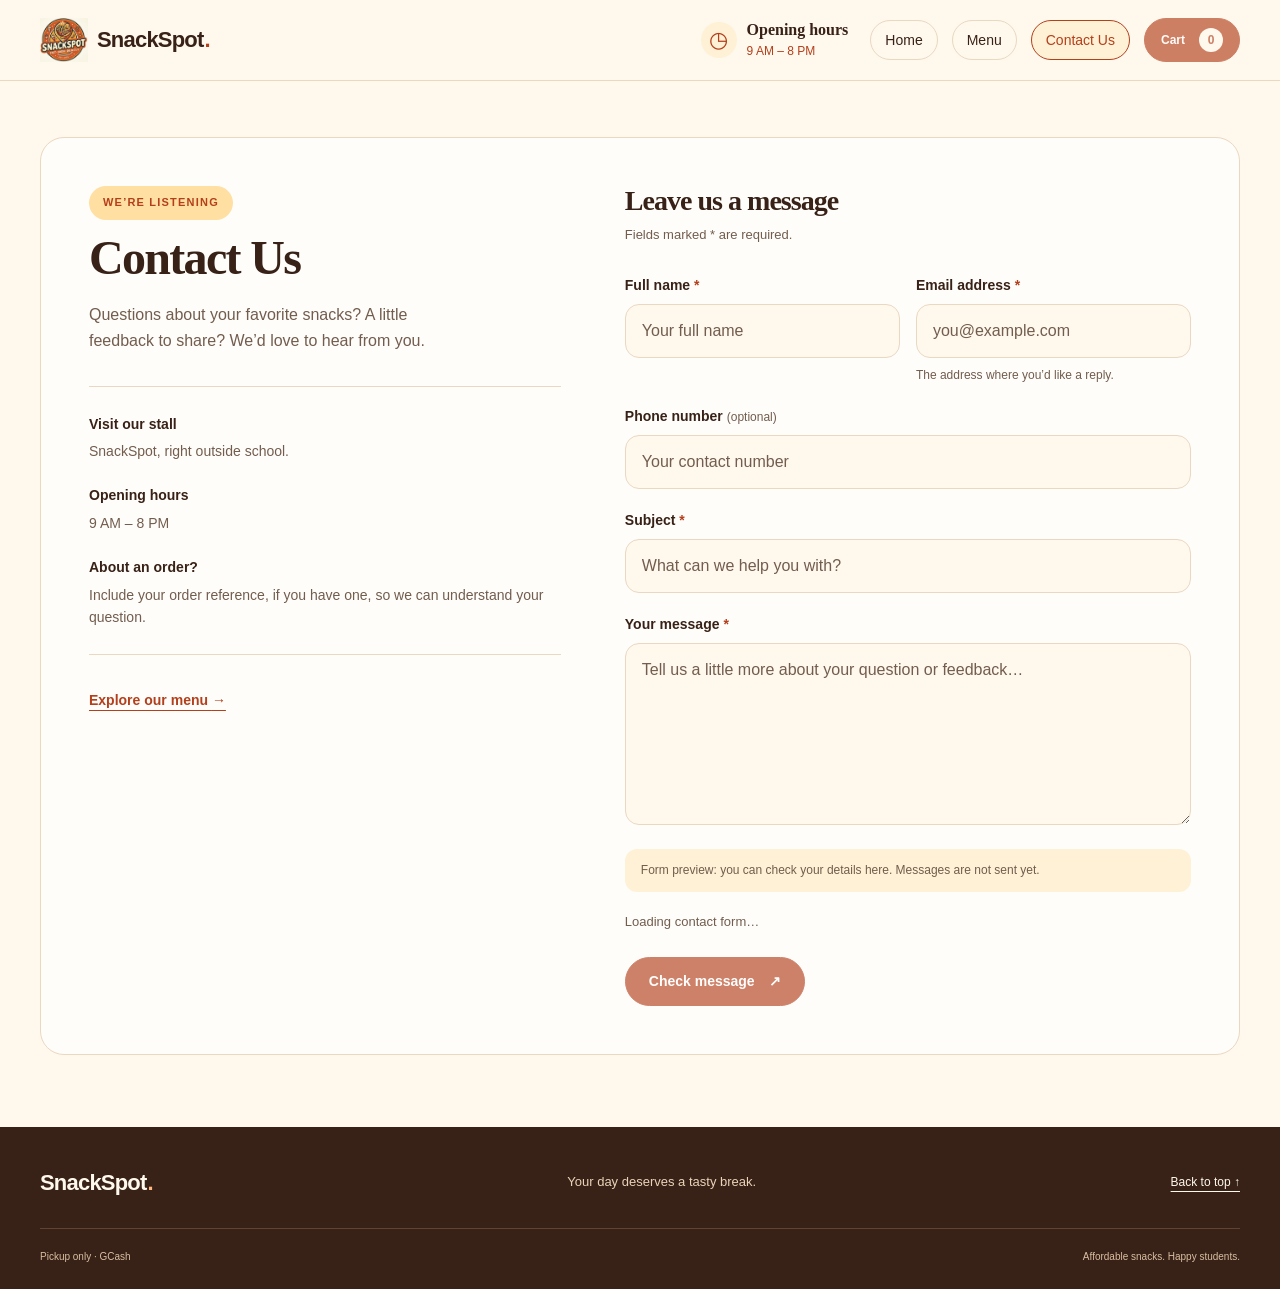
<file: contact.html>
<!doctype html>
<html lang="en">
<head>
  <meta charset="utf-8">
  <meta name="viewport" content="width=device-width, initial-scale=1">
  <meta name="theme-color" content="#fff8ed">
  <meta name="description" content="Contact SnackSpot with your questions, concerns, and suggestions.">
  <title>Contact Us — SnackSpot</title>
  <link rel="icon" href="assets/snackspot-logo.png" type="image/png">
  <link rel="stylesheet" href="https://pyscript.net/releases/2026.7.3/core.css">
  <script type="module" src="https://pyscript.net/releases/2026.7.3/core.js"></script>
  <link rel="stylesheet" href="style.css">
</head>
<body id="top">
  <a class="skip-link" href="#main">Skip to content</a>
  <header class="site-header">
    <nav class="wrap nav" aria-label="Main navigation">
      <a class="brand" href="index.html#home" aria-label="SnackSpot home"><img src="assets/snackspot-logo.png" alt="" width="48" height="48">SnackSpot<span class="brand-dot">.</span></a>
      <div class="nav-links"><div class="nav-hours"><span class="info-icon" aria-hidden="true">◷</span><div><span class="nav-hours-title">Opening hours</span><span class="nav-hours-time"><time datetime="09:00">9 AM</time> – <time datetime="20:00">8 PM</time></span></div></div><a href="index.html#home">Home</a><a href="menu.html">Menu</a><a href="contact.html" aria-current="page">Contact Us</a><button class="button small cart-open" type="button" disabled aria-haspopup="dialog" aria-controls="cart-dialog">Cart <span class="cart-count" aria-label="0 items">0</span></button></div>
    </nav>
  </header>
  <main id="main" class="contact-page">
      <section class="wrap concern-section" id="concern" aria-labelledby="concern-heading">
        <div class="concern-copy">
          <span class="eyebrow pill">We’re listening</span>
          <h1 id="concern-heading">Contact Us</h1>
          <p id="concern-description">Questions about your favorite snacks? A little feedback to share? We’d love to hear from you.</p>
          <dl class="contact-details">
            <div><dt>Visit our stall</dt><dd>SnackSpot, right outside school.</dd></div>
            <div><dt>Opening hours</dt><dd>9 AM – 8 PM</dd></div>
            <div><dt>About an order?</dt><dd>Include your order reference, if you have one, so we can understand your question.</dd></div>
          </dl>
          <a class="text-link" href="menu.html">Explore our menu <span aria-hidden="true">→</span></a>
        </div>
        <form id="concernForm" class="concern-form" aria-labelledby="contact-form-heading" aria-describedby="contact-form-help contact-preview-note">
          <div class="contact-form-intro">
            <h2 id="contact-form-heading">Leave us a message</h2>
            <p id="contact-form-help">Fields marked <span aria-hidden="true">*</span><span class="contact-required-word">with an asterisk</span> are required.</p>
          </div>
          <div class="contact-field-grid">
            <div class="contact-field">
              <label for="concern-name">Full name <span class="contact-required" aria-hidden="true">*</span></label>
              <input id="concern-name" name="name" type="text" autocomplete="name" maxlength="80" placeholder="Your full name" required>
            </div>
            <div class="contact-field">
              <label for="concern-email">Email address <span class="contact-required" aria-hidden="true">*</span></label>
              <input id="concern-email" name="email" type="email" autocomplete="email" autocapitalize="none" spellcheck="false" maxlength="254" placeholder="you@example.com" aria-describedby="contact-email-help" required>
              <p class="contact-field-hint" id="contact-email-help">The address where you’d like a reply.</p>
            </div>
          </div>
          <div class="contact-field">
            <label for="concern-phone">Phone number <span class="contact-optional">(optional)</span></label>
            <input id="concern-phone" name="phone" type="tel" autocomplete="tel" maxlength="30" placeholder="Your contact number">
          </div>
          <div class="contact-field">
            <label for="concern-subject">Subject <span class="contact-required" aria-hidden="true">*</span></label>
            <input id="concern-subject" name="subject" type="text" maxlength="120" placeholder="What can we help you with?" required>
          </div>
          <div class="contact-field">
            <label for="concern-message">Your message <span class="contact-required" aria-hidden="true">*</span></label>
            <textarea id="concern-message" name="message" aria-describedby="contact-preview-note" rows="6" maxlength="3000" placeholder="Tell us a little more about your question or feedback…" required></textarea>
          </div>
          <p id="contact-preview-note" class="contact-preview-note">Form preview: you can check your details here. Messages are not sent yet.</p>
          <p id="contact-status" class="contact-loading" role="status">Loading contact form…</p>
          <button class="button" type="submit" disabled>Check message <span aria-hidden="true">↗</span></button>
          <p id="responseMessage" class="concern-response" role="status" aria-live="polite" aria-atomic="true"></p>
        </form>
      </section>
  </main>
  <footer class="site-footer"><div class="wrap footer-top"><a class="brand" href="index.html#home">SnackSpot<span class="brand-dot">.</span></a><span>Your day deserves a tasty break.</span><a href="#top">Back to top ↑</a></div><div class="wrap footer-bottom"><span>Pickup only · GCash  </span><span>Affordable snacks. Happy students.</span></div></footer>
  <dialog class="product-dialog cart-dialog" id="cart-dialog" aria-labelledby="cart-title" aria-describedby="cart-description">
    <button class="product-close" id="cart-close" type="button" aria-label="Close cart">×</button>
    <div class="cart-content">
      <span class="eyebrow">Your snack break</span>
      <h2 id="cart-title">Your cart</h2>
      <p id="cart-description">Your favorites, just the way you like them.</p>
      <div class="cart-empty" id="cart-empty">
        <span class="cart-empty-icon" aria-hidden="true">♡</span>
        <h3>A little empty, a lot of possibilities.</h3>
        <p>Pick a snack from the menu to get started.</p>
      </div>
      <ul class="cart-items" id="cart-items" aria-label="Snacks in your cart"></ul>
      <div class="cart-total-row"><span>Total <small id="cart-item-count">0 items</small></span><output id="cart-total">₱0</output></div>
      <p class="cart-note" id="cart-note-storage">Your cart is saved in this browser.</p>
      <p id="cart-update" class="cart-update" role="status" aria-live="polite"></p>
      <div class="cart-actions"><button class="button button-secondary cart-continue" id="cart-continue" type="button">Keep browsing</button><button class="button cart-checkout" id="cart-checkout" type="button" disabled aria-haspopup="dialog" aria-controls="checkout-dialog">Checkout <span aria-hidden="true">→</span></button></div>
    </div>
  </dialog>
  <dialog class="product-dialog checkout-dialog" id="checkout-dialog" aria-labelledby="checkout-title">
    <button class="product-close" id="checkout-close" type="button" aria-label="Close checkout">×</button>
    <div class="checkout-content">
      <span class="eyebrow">One step closer to snack time</span>
      <h2 id="checkout-title">Checkout</h2>
      <div id="checkout-entry">
        <p class="checkout-intro">Check your snacks and add your pickup details.</p>
        <form id="checkout-form">
          <div class="checkout-layout">
            <section class="checkout-fields" aria-labelledby="checkout-details-heading">
              <h3 id="checkout-details-heading">Your details</h3>
              <label for="checkout-name">Name for pickup <span aria-hidden="true">*</span></label>
              <input id="checkout-name" name="customer_name" type="text" autocomplete="name" maxlength="80" placeholder="Your name" required>
              <label for="checkout-phone">Mobile number <span aria-hidden="true">*</span></label>
              <input id="checkout-phone" name="phone" type="tel" autocomplete="tel" inputmode="tel" maxlength="13" pattern="(09[0-9]{9}|[+]639[0-9]{9})" title="Use 09XXXXXXXXX or +639XXXXXXXXX." placeholder="09XXXXXXXXX" aria-describedby="checkout-phone-help checkout-phone-error" required>
              <p class="checkout-field-hint" id="checkout-phone-help">Use 09XXXXXXXXX or +639XXXXXXXXX.</p>
              <p class="checkout-field-error" id="checkout-phone-error" role="alert"></p>
              <label for="checkout-notes">Order notes <span class="checkout-optional">(optional)</span></label>
              <textarea id="checkout-notes" name="notes" rows="3" maxlength="300" placeholder="Anything we should know?"></textarea>
              <div class="checkout-pickup"><strong>Pickup at SnackSpot</strong><span>Right outside school · 9 AM – 8 PM</span><span id="checkout-pickup-payment">Payment: GCash</span></div>
            </section>
            <section class="checkout-summary" aria-labelledby="checkout-summary-heading">
              <div class="checkout-summary-heading"><h3 id="checkout-summary-heading">Order summary</h3><span id="checkout-count"></span></div>
              <ul class="checkout-lines" id="checkout-items" aria-label="Your order"></ul>
              <div class="checkout-total-row"><span>Total</span><output id="checkout-total">₱0</output></div>
              <p class="checkout-payment-note" id="checkout-payment-note">GCash · Complete the showcase payment below</p>
              <div class="checkout-payment-method"><strong>Payment method</strong><span>GCash only</span></div>
              <div class="gcash-payment" id="gcash-payment" aria-labelledby="gcash-payment-title">
                <div class="gcash-heading"><span class="gcash-icon" aria-hidden="true">G</span><div><strong id="gcash-payment-title">GCash</strong><span>Payment preview</span></div></div>
                <div class="gcash-amount-row"><span>Amount to pay</span><output id="gcash-amount">₱0</output></div>
                <p class="gcash-merchant">Merchant: <strong>SnackSpot</strong></p>
                <button class="button gcash-simulate" id="gcash-simulate" type="button">Simulate payment <span aria-hidden="true">→</span></button>
                <p class="gcash-showcase-note">Showcase payment. No money is transferred.</p>
                <p id="gcash-status" class="gcash-status" role="status" aria-live="polite"></p>
                <p class="gcash-reference" id="gcash-reference-row" hidden>Showcase reference: <strong id="gcash-reference"></strong></p>
              </div>
            </section>
          </div>
          <p id="checkout-feedback" class="checkout-feedback" role="status" aria-live="polite"></p>
          <div class="checkout-actions"><button class="button button-secondary" id="checkout-back" type="button">← Back to cart</button><button class="button" id="checkout-submit" type="submit" disabled>Place order <span aria-hidden="true">→</span></button></div>
        </form>
      </div>
      <section class="checkout-success" id="checkout-success" aria-labelledby="checkout-success-title" hidden>
        <span class="checkout-success-mark" aria-hidden="true">✓</span>
        <h3 id="checkout-success-title" tabindex="-1">Order created!</h3>
        <p class="checkout-intro">Here’s your order summary. The stall has not received an order.</p>
        <div class="checkout-receipt">
          <div class="checkout-receipt-heading"><strong id="receipt-number"></strong><span class="checkout-payment-status" id="receipt-payment-status">Awaiting payment</span></div>
          <p class="receipt-date" id="receipt-date"></p>
          <dl class="receipt-details"><div><dt>Name</dt><dd id="receipt-name"></dd></div><div id="receipt-phone-row" hidden><dt>Mobile</dt><dd id="receipt-phone"></dd></div><div><dt>Pickup</dt><dd>SnackSpot stall, right outside school</dd></div><div><dt>Payment</dt><dd id="receipt-payment">GCash</dd></div><div id="receipt-payment-reference-row" hidden><dt>Reference</dt><dd id="receipt-payment-reference"></dd></div><div id="receipt-notes-row" hidden><dt>Notes</dt><dd id="receipt-notes"></dd></div></dl>
          <ul class="checkout-lines" id="receipt-items" aria-label="Order items"></ul>
          <div class="checkout-total-row"><span>Total</span><output id="receipt-total">₱0</output></div>
        </div>
        <button class="button checkout-done" id="checkout-done" type="button">Continue browsing <span aria-hidden="true">→</span></button>
      </section>
    </div>
  </dialog>

  <script type="py" src="main.py"></script>
</body>
</html>
</file>
<file: style.css>
:root { --cream:#fff8ed; --pale:#fff1d5; --butter:#f9d99f; --orange:#b33f1b; --ink:#382116; --muted:#725d4e; --line:#ead8c1; --white:#fffdfa; }
* { box-sizing:border-box; }
html { scroll-behavior:smooth; scroll-padding-top:110px; }
body { margin:0; background:var(--cream); color:var(--ink); font-family:"Segoe UI",Arial,sans-serif; line-height:1.6; }
img { display:block; max-width:100%; }
a { color:inherit; }
a:focus-visible { outline:3px solid var(--orange); outline-offset:5px; }
.wrap { width:min(1200px,calc(100% - 64px)); margin-inline:auto; }
.section { padding:80px 0; }
h1,h2,h3 { font-family:Georgia,"Times New Roman",serif; line-height:1.1; margin-top:0; }
h1 { font-size:clamp(44px,5.1vw,72px); letter-spacing:-.045em; }
h2 { font-size:clamp(30px,3.3vw,45px); letter-spacing:-.035em; margin:12px 0 18px; }
h3 { font-size:23px; }
p { margin-top:0; }
.eyebrow { color:var(--orange); font-size:11px; font-weight:800; letter-spacing:.11em; text-transform:uppercase; }
.pill { display:inline-block; border-radius:99px; background:#ffdfa2; padding:8px 14px; }
.button { display:inline-flex; align-items:center; justify-content:center; gap:14px; padding:13px 23px; border:1.5px solid var(--orange); border-radius:99px; background:var(--orange); color:white; text-decoration:none; font-size:14px; font-weight:700; line-height:1.5; transition:transform .18s ease,background .18s ease; }
.button:hover { transform:translateY(-2px); background:#993415; }
.button.small { padding:9px 16px; font-size:12px; }
.text-link { color:var(--orange); font-size:14px; font-weight:650; text-underline-offset:5px; }
.fine { color:var(--muted); font-size:12px; line-height:1.65; }
.skip-link { position:fixed; left:16px; top:-90px; z-index:100; background:var(--ink); color:white; padding:12px 18px; border-radius:8px; }
.skip-link:focus { top:10px; }
.site-header { background:var(--cream); border-bottom:1px solid var(--line); position:sticky; top:0; z-index:10; }
.nav { min-height:80px; display:flex; justify-content:space-between; align-items:center; gap:24px; }
.brand { display:inline-flex; align-items:center; gap:9px; text-decoration:none; font-size:22px; font-weight:800; letter-spacing:-.8px; white-space:nowrap; }
.brand img { width:48px; height:48px; object-fit:contain; }
.brand-dot { color:var(--orange); margin-left:-8px; }

.site-header .brand { position:relative; transition:color .25s ease; }
.site-header .brand::after { content:""; position:absolute; left:0; right:0; bottom:-5px; height:2px; border-radius:2px; background:var(--orange); transform:scaleX(0); transform-origin:left; transition:transform .3s ease; }
.site-header .brand:is(:hover,:focus-visible) { color:var(--orange); }
.site-header .brand:is(:hover,:focus-visible)::after { transform:scaleX(1); }
@media (hover:hover) and (pointer:fine) and (prefers-reduced-motion:no-preference) {
  .site-header .brand img { transition:transform .35s cubic-bezier(.34,1.56,.64,1); }
  .site-header .brand:is(:hover,:focus-visible) img { transform:translateY(-2px) rotate(-9deg); }
}

.nav-links { display:flex; align-items:center; gap:14px; font-size:14px; }
.nav-hours { display:flex; align-items:center; gap:10px; margin-right:8px; white-space:nowrap; }
.nav-hours .info-icon { flex-basis:36px; width:36px; height:36px; font-size:22px; }
.nav-hours-title { display:block; font-family:Georgia,"Times New Roman",serif; font-size:16px; font-weight:700; line-height:1.25; }
.nav-hours-time { display:block; margin-top:3px; color:var(--orange); font-size:12px; line-height:1.4; }
.nav-links a { text-decoration:none; }
.nav-links a:not(.button):hover,.nav-links [aria-current="page"] { color:var(--orange); }
.hero { background:var(--pale); padding:64px 0 70px; }
.hero-grid { display:grid; grid-template-columns:1.08fr 1fr; align-items:center; gap:60px; }
.hero h1 { margin:24px 0 20px; }
.hero-copy > p { max-width:490px; font-size:16px; color:var(--muted); }
.hero-copy > p:first-of-type { color:var(--ink); font-weight:600; }
.actions { display:flex; align-items:center; gap:22px; flex-wrap:wrap; margin-top:28px; }
.hero-details { display:flex; gap:16px; flex-wrap:wrap; margin-top:28px; color:var(--muted); font-size:12px; }
.hero-details span::before { content:"✦"; color:var(--orange); margin-right:7px; }
.hero-image { margin:0; height:460px; position:relative; }
.hero-image > img { width:100%; height:100%; object-fit:cover; object-position:center 40%; border-radius:130px 28px 28px 28px; box-shadow:12px 12px 0 var(--butter); }
.hero-image figcaption { position:absolute; bottom:24px; left:-24px; display:flex; align-items:center; gap:14px; background:var(--cream); padding:14px 23px; border-radius:16px; box-shadow:0 6px 25px #38211618; font-size:15px; line-height:1.4; }
.caption-star { color:var(--orange); font-size:36px; }
.ribbon { background:var(--butter); padding:17px 0; }
.ribbon-content { display:flex; justify-content:space-between; align-items:center; gap:14px; color:#6b3920; font-size:12px; font-weight:700; }
.section-head { display:flex; justify-content:space-between; align-items:flex-end; gap:24px; margin-bottom:32px; }
.section-head h2 { margin-bottom:10px; }
.section-head p { color:var(--muted); margin-bottom:0; }
.section-note { flex-shrink:0; color:var(--muted); font-size:11px; }
.menu-grid { display:grid; grid-template-columns:repeat(3,minmax(0,1fr)); gap:24px; }
.food-card { display:flex; flex-direction:column; background:var(--white); border:1px solid var(--line); border-radius:24px; overflow:hidden; }
.food-image { position:relative; height:220px; background:var(--pale); }
.more-snacks { grid-column:1 / -1; display:flex; align-items:center; gap:20px; padding:28px; margin-top:8px; background:var(--pale); border:1px solid var(--line); border-radius:24px; }
.more-copy { flex:1; min-width:0; }
.more-snacks h3 { margin:0 0 6px; font-size:26px; line-height:1.2; }
.more-snacks p { margin:0; color:var(--muted); font-size:14px; }
.more-snacks .button { flex-shrink:0; }
@media (max-width:600px) {
  .more-snacks { flex-wrap:wrap; gap:16px; padding:22px; }
  .more-copy { flex-basis:100%; }
  .more-snacks h3 { font-size:24px; }
  .more-snacks .button { width:100%; }
}

.food-image > img { width:100%; height:100%; object-fit:cover; }
.food-tag { position:absolute; left:14px; top:14px; background:var(--cream); color:var(--ink); padding:5px 11px; border-radius:99px; font-size:10px; font-weight:700; }
.food-copy { display:flex; flex-direction:column; flex:1; padding:22px; }
.food-title { display:flex; align-items:baseline; justify-content:space-between; gap:12px; }
.food-title h3 { font-size:23px; margin-bottom:12px; }
.price { font-size:18px; font-weight:800; color:var(--orange); white-space:nowrap; }
.food-copy > p { color:var(--muted); font-size:13px; margin-bottom:0; }
.food-image > img[src="assets/menu/siomai.jpg"] { object-position:center bottom; }
.price-pending { margin-top:auto; padding-top:14px; color:var(--muted); font-size:11px; font-weight:600; }
.visit { background:var(--pale); }
.visit-grid { display:grid; grid-template-columns:1fr 1fr; align-items:center; gap:80px; }
.visit-intro { max-width:490px; color:var(--muted); margin-bottom:24px; }
.visit-details { padding:12px 30px; border:1px solid var(--line); border-radius:24px; background:var(--white); }
.info-row { display:flex; align-items:flex-start; gap:20px; padding:24px 0; }
.info-row + .info-row { border-top:1px solid var(--line); }
.info-icon { display:grid; place-items:center; flex:0 0 40px; height:40px; border-radius:50%; background:var(--pale); color:var(--orange); font-size:24px; }
.info-row h3 { font-size:22px; margin:0 0 8px; }
.info-row p { margin-bottom:4px; font-size:14px; }
.concern-section { margin-top:64px; padding:clamp(24px,4vw,48px); display:grid; grid-template-columns:minmax(0,1fr) minmax(0,1.2fr); align-items:start; gap:40px; background:var(--white); border:1px solid var(--line); border-radius:24px; }
.concern-copy h2 { margin-bottom:16px; }
.concern-copy p { max-width:340px; margin-bottom:0; color:var(--muted); }
.concern-form { min-width:0; display:flex; flex-direction:column; align-items:stretch; gap:12px; }
.concern-form label { font-size:14px; font-weight:700; }
.concern-form :is(input,textarea) { display:block; width:100%; min-width:0; max-width:100%; padding:13px 16px; border:1px solid var(--line); border-radius:14px; background:var(--cream); color:var(--ink); font:inherit; font-size:16px; line-height:1.6; }
.concern-form textarea { min-height:160px; resize:vertical; }
.concern-form :is(input,textarea)::placeholder { color:var(--muted); opacity:1; }
.concern-form :is(input,textarea):focus-visible { border-color:var(--orange); outline:2px solid var(--orange); outline-offset:3px; }
.concern-form .button { align-self:flex-start; margin-top:4px; font-family:inherit; cursor:pointer; }
.concern-form .button:focus-visible { outline:3px solid var(--orange); outline-offset:4px; }
.concern-response { margin:0; color:var(--orange); font-size:14px; }
.concern-response:empty { display:none; }
.site-footer { background:var(--ink); color:var(--cream); padding:38px 0 24px; }
.footer-top,.footer-bottom { display:flex; justify-content:space-between; align-items:center; gap:24px; }
.footer-top > span { font-size:13px; color:#ead3b8; }
.footer-top > a:last-child { font-size:12px; text-underline-offset:5px; }
.footer-top .brand-dot { color:#ffb77e; }
.footer-bottom { border-top:1px solid #624332; padding-top:20px; margin-top:28px; color:#d9bfa3; font-size:10px; }
@media (max-width:1000px) {
  .hero-grid { gap:36px; }
  .hero-image { height:420px; }
  .nav-links { gap:10px; }
  .visit-grid { gap:36px; }
  .section-head { align-items:flex-start; }
  .section-note { flex-shrink:1; max-width:170px; }
  .food-title { flex-wrap:wrap; gap:0 12px; margin-bottom:10px; }
}
@media (max-width:760px) {
  .wrap { width:calc(100% - 40px); }
  .section { padding:60px 0; }
  .nav { flex-wrap:wrap; gap:12px; padding:12px 0; }
  .nav-links { width:100%; flex-wrap:wrap; gap:10px; font-size:12px; }
  .hero { padding:44px 0 54px; }
  .concern-section { grid-template-columns:minmax(0,1fr); gap:24px; margin-top:40px; }
  .hero-grid,.visit-grid { grid-template-columns:1fr; gap:36px; }
  .hero-image { height:380px; margin:0 12px; }
  .hero-image figcaption { left:-12px; }
  .ribbon-content { flex-wrap:wrap; justify-content:center; gap:8px 18px; font-size:10px; }
  .ribbon-content > span[aria-hidden="true"] { display:none; }
  .section-head { flex-direction:column; align-items:flex-start; gap:12px; }
  .section-note { max-width:none; }
  .menu-grid { grid-template-columns:1fr; }
  .food-card { display:grid; grid-template-columns:2fr 3fr; }
  .food-image { height:100%; min-height:200px; }
  .food-title { display:block; }
  .footer-top { align-items:flex-start; flex-direction:column; gap:14px; }
}
@media (max-width:480px) {
  .wrap { width:calc(100% - 32px); }
  .nav-links { width:100%; justify-content:space-between; gap:8px; font-size:11px; }
  .nav-hours { flex-basis:100%; margin-right:0; }
  .nav-links > a:not(.button) { padding:7px 10px; }
  .nav-links .button.small { padding:7px 10px; font-size:10px; }
  .brand { font-size:20px; }
  .brand img { width:38px; height:38px; }
  .hero h1 { font-size:44px; }
  .hero-details { gap:10px; font-size:10px; }
  .hero-image { height:310px; }
  .hero-image > img { border-top-left-radius:90px; }
  .food-card { display:flex; }
  .food-image { height:220px; }
  .food-title { display:flex; }
  .visit-details { padding:6px 20px; }
  .info-row { gap:14px; }
  .footer-bottom { align-items:flex-start; flex-direction:column; gap:8px; }
}
@media (prefers-reduced-motion:reduce) {
  html { scroll-behavior:auto; }
  *,*::before,*::after { transition:none !important; }
}

.product-card { position:relative; transition:transform .18s ease,box-shadow .18s ease; }
.product-card:hover { transform:translateY(-4px); box-shadow:0 10px 28px #38211612; }
.product-open { position:absolute; inset:0; z-index:1; width:100%; height:100%; padding:0; border:0; border-radius:inherit; background:transparent; cursor:pointer; }
.product-open:focus-visible { outline:3px solid var(--orange); outline-offset:-4px; }
.food-details-hint { display:flex; justify-content:space-between; gap:12px; margin-top:auto; padding-top:18px; color:var(--orange); font-size:12px; font-weight:700; }
.product-card .price { font-size:16px; }
.product-dialog { width:min(880px,calc(100% - 32px)); max-width:none; max-height:calc(100dvh - 32px); margin:auto; padding:0; overflow:auto; border:1px solid var(--line); border-radius:28px; background:var(--cream); color:var(--ink); box-shadow:0 24px 100px #22100855; }
.product-dialog::backdrop { background:#28150e80; backdrop-filter:blur(8px); -webkit-backdrop-filter:blur(8px); }
body.product-dialog-open { overflow:hidden; }
.product-dialog-layout { display:grid; grid-template-columns:minmax(0,.82fr) minmax(0,1fr); }
.product-dialog-visual { position:relative; min-height:360px; background:var(--pale); }
.product-dialog-visual img { position:absolute; inset:0; width:100%; height:100%; object-fit:cover; }
.product-dialog-visual span { position:absolute; bottom:24px; left:24px; padding:7px 14px; border-radius:99px; background:var(--cream); color:var(--orange); font-size:12px; font-weight:700; }
.product-dialog-content { min-width:0; padding:42px 32px 28px; }
.product-dialog h2 { margin:10px 30px 12px 0; font-size:34px; }
.product-description { margin-bottom:24px; color:var(--muted); font-size:14px; line-height:1.7; }
.product-close { position:absolute; top:12px; right:12px; z-index:2; display:grid; place-items:center; width:38px; height:38px; border:1px solid var(--line); border-radius:50%; background:var(--cream); color:var(--ink); font:26px/1 Arial,sans-serif; cursor:pointer; }
.product-close:hover { background:var(--pale); }
.product-close:focus-visible,.product-done:focus-visible { outline:3px solid var(--orange); outline-offset:3px; }
.product-options { margin:0; padding:0; border:0; }
.product-options + .product-options { margin-top:24px; }
.product-options legend { margin-bottom:10px; padding:0; font-size:14px; font-weight:750; }
.variant-grid { display:grid; grid-template-columns:repeat(3,minmax(0,1fr)); gap:8px; }
.variant-option { position:relative; min-width:0; cursor:pointer; }
.variant-option input { position:absolute; width:1px; height:1px; opacity:0; }
.variant-choice { display:flex; flex-direction:column; align-items:center; justify-content:center; gap:3px; height:100%; min-height:62px; padding:10px 5px; border:1px solid var(--line); border-radius:12px; background:var(--white); text-align:center; font-size:12px; line-height:1.35; }
.variant-choice strong { font-weight:650; }
.variant-choice small { color:var(--muted); font-size:11px; }
.variant-option input:checked + .variant-choice { border-color:var(--orange); background:var(--pale); color:var(--orange); box-shadow:inset 0 0 0 1px var(--orange); }
.variant-option input:focus-visible + .variant-choice { outline:3px solid var(--orange); outline-offset:3px; }
.flavor-grid .variant-choice { min-height:48px; }
.product-option-note { margin:10px 0 0; color:var(--muted); font-size:11px; }
.product-price-row { display:flex; align-items:center; justify-content:space-between; gap:16px; margin-top:24px; padding-top:20px; border-top:1px solid var(--line); }
.product-price-row span { color:var(--muted); font-size:13px; }
.product-price-row output { color:var(--orange); font-size:32px; font-weight:800; line-height:1.2; }
.product-selection { margin:8px 0 18px; color:var(--muted); font-size:12px; }
.product-done { width:100%; cursor:pointer; font-family:inherit; }
@media (max-width:700px) {
  .product-dialog { width:calc(100% - 24px); max-height:calc(100dvh - 24px); border-radius:22px; }
  .product-dialog-layout { grid-template-columns:1fr; }
  .product-dialog-visual { min-height:180px; height:180px; }
  .product-dialog-visual img { object-position:center 55%; }
  .product-dialog-visual span { left:18px; bottom:16px; }
  .product-dialog-content { padding:24px 22px; }
  .product-dialog h2 { font-size:30px; }
  .product-description { margin-bottom:20px; }
  .product-close { position:sticky; float:right; top:12px; margin:12px 12px -50px 0; }
}
@media (prefers-reduced-motion:reduce) {
  .product-card { transition:none; }
}

:is(a,button).button { position:relative; isolation:isolate; overflow:hidden; transition:transform .2s ease,background .2s ease,box-shadow .2s ease; }
:is(a,button).button::after { content:""; position:absolute; inset:-60% -40%; z-index:-1; pointer-events:none; background:linear-gradient(110deg,transparent 35%,#ffffff26 50%,transparent 65%); transform:translateX(-120%); transition:transform .55s ease; }
:is(a,button).button:focus-visible { box-shadow:0 6px 20px #b33f1b24; }
:is(a,button).button:active { transform:translateY(0) scale(.97); box-shadow:0 2px 6px #38211618; }
.product-close { transition:transform .18s ease,background .18s ease,box-shadow .18s ease; }
.product-close:active { transform:scale(.92); }
.variant-choice { transition:transform .18s ease,background .18s ease,border-color .18s ease,box-shadow .18s ease; }
.variant-option:active .variant-choice { transform:scale(.97); }
.product-card { transition:transform .24s ease,box-shadow .24s ease; }
.product-card .food-image { overflow:hidden; }
.product-card .food-image img { transition:transform .4s ease; }
.product-card:active { transform:translateY(-1px) scale(.99); }
.product-dialog[open] { animation:snackspot-dialog-in .28s cubic-bezier(.16,1,.3,1) both; }
.product-dialog[open]::backdrop { animation:snackspot-backdrop-in .22s ease-out both; }
@keyframes snackspot-dialog-in {
  from { opacity:0; transform:translateY(18px) scale(.96); }
  to { opacity:1; transform:translateY(0) scale(1); }
}
@keyframes snackspot-backdrop-in {
  from { opacity:0; }
  to { opacity:1; }
}
@media (hover:hover) and (pointer:fine) {
  :is(a,button).button:hover { transform:translateY(-3px); box-shadow:0 8px 20px #b33f1b29; }
  :is(a,button).button:hover::after { transform:translateX(120%); }
  :is(a,button).button:hover:active { transform:translateY(0) scale(.97); box-shadow:0 2px 6px #38211618; }
  .product-close:hover { transform:scale(1.08); box-shadow:0 3px 10px #38211616; }
  .product-close:hover:active { transform:scale(.92); }
  .variant-option:hover .variant-choice { transform:translateY(-2px); border-color:var(--orange); }
  .variant-option:hover:active .variant-choice { transform:scale(.97); }
  .product-card:hover .food-image img { transform:scale(1.035); }
}
@media (prefers-reduced-motion:reduce) {
  .product-dialog[open],.product-dialog[open]::backdrop { animation:none !important; }
  :is(a,button).button::after { display:none; }
  :is(a,button).button,.product-close,.variant-choice,.product-card,.product-card .food-image img { transition:none !important; }
  :is(a,button).button:hover,:is(a,button).button:active,.product-close:hover,.product-close:active,.variant-option:hover .variant-choice,.variant-option:active .variant-choice,.product-card:hover,.product-card:active,.product-card:hover .food-image img { transform:none !important; }
}

body .scroll-reveal { opacity:0; filter:blur(3px); transition:opacity .5s ease,filter .5s ease,transform .24s ease,box-shadow .24s ease; }
body .scroll-reveal.is-visible,body .scroll-reveal:focus-within { opacity:1; filter:blur(0); }
@media (prefers-reduced-motion:reduce) {
  .scroll-reveal { opacity:1 !important; filter:none !important; transition:none !important; }
}

.menu-status { margin:0 0 20px; color:var(--muted); font-size:13px; }
.product-open:disabled { cursor:wait; }
.button:disabled { cursor:wait; opacity:.65; }

.button { font-family:inherit; cursor:pointer; }
.cart-count { display:grid; place-items:center; min-width:24px; height:24px; padding:0 6px; border-radius:99px; background:var(--cream); color:var(--orange); font-size:12px; line-height:1; }
.product-quantity-row { display:flex; align-items:center; justify-content:space-between; gap:16px; margin-top:22px; }
.product-quantity-row label { font-size:14px; font-weight:700; }
.product-quantity-row input { width:86px; padding:10px 12px; border:1px solid var(--line); border-radius:12px; background:var(--white); color:var(--ink); font:inherit; }
.product-quantity-row input:focus-visible,.cart-dialog button:focus-visible,.cart-notice button:focus-visible { outline:3px solid var(--orange); outline-offset:3px; }
.product-feedback { color:var(--orange); font-size:12px; }
.product-feedback:empty { display:none; }
.button:disabled { cursor:not-allowed; }
.cart-dialog { width:min(700px,calc(100% - 32px)); }
.cart-content { padding:36px; }
.cart-dialog h2 { margin-right:35px; }
#cart-description { margin-bottom:26px; color:var(--muted); font-size:14px; }
.cart-empty { padding:24px 16px 32px; border:1px dashed var(--line); border-radius:18px; background:var(--pale); text-align:center; }
.cart-empty[hidden],.cart-items[hidden],.cart-notice[hidden] { display:none; }
.cart-empty-icon { display:block; color:var(--orange); font-size:42px; }
.cart-empty h3 { margin:12px 0; font-size:24px; }
.cart-empty p { margin:0; color:var(--muted); font-size:14px; }
.cart-items { margin:0; padding:0; list-style:none; }
.cart-item { display:grid; grid-template-columns:72px minmax(0,1fr) auto; align-items:start; gap:16px; padding:22px 0; border-top:1px solid var(--line); }
.cart-item > img { width:72px; height:82px; border-radius:14px; object-fit:cover; background:var(--pale); }
.cart-item h3 { margin:0 0 6px; font-size:23px; }
.cart-item-details,.cart-unit-price { margin:0 0 4px; color:var(--muted); font-size:12px; }
.cart-item-controls { display:flex; flex-wrap:wrap; align-items:center; gap:12px; margin-top:12px; }
.cart-quantity { display:flex; align-items:center; border:1px solid var(--line); border-radius:99px; overflow:hidden; background:var(--white); }
.cart-quantity button { display:grid; place-items:center; width:36px; height:36px; padding:0; border:0; background:transparent; color:var(--orange); font-family:inherit; font-size:20px; line-height:1; cursor:pointer; transition:background .18s ease; }
.cart-quantity button:hover { background:var(--pale); }
.cart-quantity button:disabled { color:#b8a99c; cursor:not-allowed; }
.cart-quantity button:focus-visible { outline-offset:-4px; }
.cart-quantity-value { min-width:28px; text-align:center; font-size:14px; font-weight:700; }
.cart-remove { min-height:36px; padding:4px 0; border:0; background:transparent; color:var(--orange); font:inherit; font-size:12px; text-decoration:underline; text-underline-offset:3px; cursor:pointer; }
.cart-line-total { padding-top:3px; color:var(--orange); font-size:18px; white-space:nowrap; }
.cart-total-row { display:flex; align-items:center; justify-content:space-between; gap:16px; margin-top:22px; padding-top:22px; border-top:1px solid var(--line); }
.cart-total-row > span { font-size:17px; font-weight:700; }
.cart-total-row small { display:block; color:var(--muted); font-size:12px; font-weight:400; }
.cart-total-row output { color:var(--orange); font-size:32px; font-weight:800; }
.cart-note { margin:18px 0; color:var(--muted); font-size:12px; line-height:1.6; }
.cart-update { margin:0 0 14px; color:var(--orange); font-size:13px; }
.cart-update:empty { display:none; }
.cart-continue { width:100%; }
.cart-notice { position:fixed; right:24px; bottom:24px; z-index:20; width:min(390px,calc(100% - 32px)); padding:20px 48px 20px 22px; border:1px solid var(--line); border-radius:18px; background:var(--white); box-shadow:0 10px 38px #38211626; animation:snackspot-dialog-in .25s ease both; }
.cart-notice p { margin:0 0 8px; font-size:14px; font-weight:650; }
.cart-notice .text-link { padding:4px 0; border:0; background:transparent; font-family:inherit; cursor:pointer; }
.notice-dismiss { position:absolute; top:10px; right:10px; width:32px; height:32px; border:0; border-radius:50%; background:var(--pale); color:var(--ink); font:22px/1 Arial,sans-serif; cursor:pointer; }
@media (max-width:700px) {
  .cart-content { padding:28px 22px; }
  .cart-dialog .product-close { position:sticky; }
  .cart-item { grid-template-columns:52px minmax(0,1fr) auto; gap:10px; }
  .cart-item > img { width:52px; height:64px; border-radius:10px; }
  .cart-item h3 { font-size:20px; }
  .cart-line-total { font-size:16px; }
  .cart-notice { right:16px; bottom:16px; }
}
@media (prefers-reduced-motion:reduce) {
  .cart-notice { animation:none; }
}

.nav-links > a:not(.button) { display:inline-flex; align-items:center; justify-content:center; padding:8px 14px; border:1px solid var(--line); border-radius:99px; background:transparent; white-space:nowrap; transition:color .2s ease,background .2s ease,border-color .2s ease,transform .2s ease,box-shadow .2s ease; }
.nav-links > a[aria-current="page"] { border-color:var(--orange); background:var(--pale); color:var(--orange); }
.nav-links > a:not(.button):focus-visible { border-color:var(--orange); background:var(--pale); outline-offset:3px; }
@media (hover:hover) and (pointer:fine) {
  .nav-links > a:not(.button):hover { border-color:var(--orange); background:var(--pale); color:var(--orange); transform:translateY(-2px); box-shadow:0 5px 14px #b33f1b1a; }
}
.nav-links > a:not(.button):active { transform:translateY(0) scale(.97); box-shadow:none; }
@media (prefers-reduced-motion:reduce) {
  .nav-links > a:not(.button) { transition:none; transform:none !important; }
}
@media (max-width:480px) { .nav-links > a:not(.button) { padding:7px 10px; } }


#home.hero,#visit.visit { position:relative; isolation:isolate; overflow:hidden; }
#home .hero-grid,#visit .visit-grid { position:relative; z-index:1; }
.snack-background { position:absolute; inset:0; z-index:0; overflow:hidden; pointer-events:none; user-select:none; }
.snack-float { position:absolute; display:block; width:76px; height:76px; color:#bb793a; opacity:.2; animation:snackspot-snack-float 8s ease-in-out infinite; }
.snack-float svg { display:block; width:100%; height:100%; }
.snack-float-one { left:2%; top:14%; --snack-tilt:-14deg; animation-delay:-4s; }
.snack-float-two { left:38%; top:3%; width:66px; height:66px; --snack-tilt:16deg; animation-duration:10s; animation-delay:-12s; }
.snack-float-three { left:47%; top:62%; --snack-tilt:12deg; animation-duration:9s; animation-delay:-7s; }
.snack-float-four { right:1%; top:12%; width:86px; height:86px; --snack-tilt:-18deg; animation-duration:11s; animation-delay:-16s; }
.snack-float-five { left:20%; bottom:1%; width:60px; height:60px; --snack-tilt:18deg; animation-duration:9.5s; animation-delay:-10s; }
.snack-float-six { right:8%; bottom:0; width:64px; height:64px; --snack-tilt:-12deg; animation-duration:10.5s; animation-delay:-5s; }
.snack-glow { position:absolute; display:block; width:500px; height:500px; border-radius:50%; background:radial-gradient(circle,#f5bf6540,transparent 70%); animation:snackspot-snack-glow 16s ease-in-out infinite alternate; }
.snack-glow-one { top:-220px; left:-160px; }
.snack-glow-two { right:-100px; bottom:-260px; width:600px; height:600px; animation-delay:-13s; animation-direction:alternate-reverse; }
@keyframes snackspot-snack-float {
  0%,100% { transform:translate3d(0,0,0) rotate(var(--snack-tilt)); }
  50% { transform:translate3d(18px,-32px,0) rotate(calc(var(--snack-tilt) + 16deg)); }
}
@keyframes snackspot-snack-glow {
  from { transform:translate3d(0,0,0) scale(1); }
  to { transform:translate3d(36px,22px,0) scale(1.12); }
}
@media (max-width:760px) {
  .snack-float { width:54px; height:54px; opacity:.16; }
  .snack-float-one { left:-1%; top:3%; }
  .snack-float-two { left:auto; right:3%; top:18%; }
  .snack-float-three { left:3%; top:43%; }
  .snack-float-four { right:-1%; top:54%; }
  .snack-float-five { left:9%; bottom:1%; }
  .snack-float-six { right:3%; bottom:3%; }
  .snack-glow { width:350px; height:350px; }
}
@media (prefers-reduced-motion:reduce) {
  .snack-float,.snack-glow { animation:none; }
  .snack-float { transform:rotate(var(--snack-tilt)); }
}

.contact-page { min-height:calc(100svh - 300px); padding:56px 0 72px; }
.contact-page .concern-section { margin-top:0; }
.contact-page h1 { margin:12px 0 18px; font-size:clamp(36px,4vw,48px); letter-spacing:-.035em; }
.contact-loading { margin:0; color:var(--muted); font-size:13px; }
.contact-loading[hidden] { display:none; }
.contact-page .concern-section { gap:clamp(28px,5vw,64px); }
.contact-page .concern-copy > p { max-width:380px; font-size:16px; }
.contact-details { display:grid; gap:22px; margin:32px 0; padding:26px 0; border-top:1px solid var(--line); border-bottom:1px solid var(--line); }
.contact-details dt { font-size:14px; font-weight:750; }
.contact-details dd { margin:5px 0 0; color:var(--muted); font-size:14px; }
.contact-form-intro h2 { margin:0 0 8px; font-size:28px; }
.contact-form-intro p { margin:0 0 8px; color:var(--muted); font-size:13px; }
.contact-required-word { position:absolute; width:1px; height:1px; padding:0; overflow:hidden; clip-path:inset(50%); white-space:nowrap; }
.contact-field-grid { display:grid; grid-template-columns:repeat(2,minmax(0,1fr)); gap:16px; }
.contact-field { min-width:0; display:flex; flex-direction:column; gap:8px; }
.contact-required { color:var(--orange); }
.contact-optional { color:var(--muted); font-size:12px; font-weight:400; }
.contact-field-hint { margin:0; color:var(--muted); font-size:12px; }
.contact-preview-note { margin:4px 0 0; padding:12px 16px; border-radius:12px; background:var(--pale); color:var(--muted); font-size:12px; }
.contact-page .concern-form { gap:20px; }
@media (max-width:1000px) and (min-width:761px), (max-width:540px) {
  .contact-field-grid { grid-template-columns:minmax(0,1fr); }
}
@media (max-width:540px) {
  .contact-page .concern-form .button { width:100%; }
}
@media (max-width:760px) {
  .contact-page { padding:32px 0 48px; }
}

.home-page .hero-image.hero-video { height:auto; min-width:0; margin:0; }
.home-page .hero-video video { display:block; width:100%; height:auto; aspect-ratio:16 / 9; object-fit:contain; background:var(--ink); border:1px solid var(--line); border-radius:24px; box-shadow:12px 12px 0 var(--butter); }
.home-page .hero-video video:focus-visible { outline:3px solid var(--orange); outline-offset:5px; }
@media (hover:hover) and (pointer:fine) and (prefers-reduced-motion:no-preference) {
  .home-page .hero-video video { transition:transform .3s ease,box-shadow .3s ease; transform-origin:center; }
  .home-page .hero-video:hover video:not(:fullscreen) { transform:scale(1.04); box-shadow:16px 16px 0 var(--butter); }
}

@media (max-width:760px) {
  .home-page .nav { display:grid; grid-template-columns:repeat(4,minmax(0,1fr)); gap:8px 10px; padding:10px 0; }
  .home-page .nav-links { display:contents; }
  .home-page .nav > .brand { grid-column:1 / 3; font-size:18px; gap:6px; }
  .home-page .brand img { width:32px; height:32px; }
  .home-page .nav-hours { grid-column:3 / 5; justify-self:end; gap:6px; margin:0; }
  .home-page .nav-hours .info-icon { width:28px; height:28px; flex-basis:28px; font-size:18px; }
  .home-page .nav-hours-title { font-size:12px; }
  .home-page .nav-hours-time { margin-top:2px; font-size:10px; }
  .home-page .nav-links > a:not(.button) { width:100%; padding:6px 8px; font-size:11px; }
  .home-page .nav-links .button.small { width:100%; min-height:35px; padding:6px 8px; font-size:11px; gap:7px; }
  .home-page .nav .cart-count { min-width:20px; height:20px; padding:0 5px; font-size:10px; }
  .home-page .hero { padding:28px 0 36px; }
  .home-page .hero-grid { gap:24px; }
  .home-page .hero h1 { margin:18px 0 12px; font-size:clamp(32px,9vw,44px); }
  .home-page .hero-copy > p { margin-bottom:0; font-size:14px; }
  .home-page .actions { margin-top:18px; gap:12px 16px; }
  .home-page .actions .button { padding:11px 16px; font-size:12px; }
  .home-page .actions .text-link { font-size:12px; }
  .home-page .hero-details { margin-top:18px; gap:8px 12px; font-size:10px; }
  .home-page .hero-video video { border-radius:18px; box-shadow:6px 6px 0 var(--butter); }
}


.cart-actions { display:grid; grid-template-columns:1fr 1fr; gap:12px; }
.button-secondary { background:transparent; color:var(--orange); }
.button-secondary:hover { background:var(--pale); color:var(--orange); }
.cart-checkout { width:100%; }
.checkout-dialog { width:min(920px,calc(100% - 32px)); }
.checkout-content { padding:36px; }
.checkout-dialog h2 { margin-right:40px; }
.checkout-intro { margin-bottom:24px; color:var(--muted); font-size:14px; }
.checkout-layout { display:grid; grid-template-columns:minmax(0,1fr) minmax(0,1fr); align-items:start; gap:28px; }
.checkout-dialog h3 { margin:0 0 20px; font-size:24px; }
.checkout-fields { display:flex; flex-direction:column; min-width:0; }
.checkout-fields label { margin:0 0 7px; font-size:13px; font-weight:700; }
.checkout-fields input,.checkout-fields textarea { width:100%; min-width:0; margin:0 0 18px; padding:12px 14px; border:1px solid var(--line); border-radius:12px; background:var(--white); color:var(--ink); font:inherit; font-size:16px; }
.checkout-fields textarea { min-height:96px; resize:vertical; }
.checkout-fields input:focus-visible,.checkout-fields textarea:focus-visible { outline:2px solid var(--orange); outline-offset:3px; }
.checkout-optional { color:var(--muted); font-weight:400; }
.checkout-pickup { display:flex; flex-direction:column; gap:4px; padding:15px; border:1px solid var(--line); border-radius:14px; background:var(--pale); font-size:12px; }
.checkout-pickup span { color:var(--muted); }
.checkout-summary { min-width:0; padding:22px; border:1px solid var(--line); border-radius:20px; background:var(--white); }
.checkout-summary-heading { display:flex; flex-wrap:wrap; align-items:baseline; justify-content:space-between; gap:8px; margin-bottom:18px; }
.checkout-summary-heading h3 { margin:0; }
.checkout-summary-heading > span { color:var(--muted); font-size:12px; }
.checkout-lines { margin:0; padding:0; list-style:none; }
.checkout-lines li { display:flex; align-items:start; justify-content:space-between; gap:14px; padding:14px 0; border-top:1px solid var(--line); }
.checkout-line-info { min-width:0; }
.checkout-line-info strong { display:block; font-size:14px; }
.checkout-line-info p { margin:5px 0 0; color:var(--muted); font-size:12px; }
.checkout-line-price { color:var(--orange); font-size:14px; white-space:nowrap; }
.checkout-total-row { display:flex; align-items:center; justify-content:space-between; gap:14px; margin-top:12px; padding-top:18px; border-top:1px solid var(--line); font-weight:700; }
.checkout-total-row output { color:var(--orange); font-size:28px; }
.checkout-payment-note { margin:8px 0 0; color:var(--muted); font-size:12px; }
.checkout-feedback { color:var(--orange); font-size:13px; }
.checkout-feedback:empty { display:none; }
.checkout-actions { display:flex; flex-wrap:wrap; justify-content:space-between; gap:12px; margin-top:24px; }
.checkout-dialog button:focus-visible { outline:3px solid var(--orange); outline-offset:3px; }
#checkout-entry[hidden],#checkout-success[hidden],.receipt-details > div[hidden] { display:none; }
.checkout-success-mark { display:grid; place-items:center; width:56px; height:56px; margin:8px 0 18px; border-radius:50%; background:var(--pale); color:var(--orange); font-size:30px; }
.checkout-success h3 { margin-bottom:12px; font-size:30px; }
.checkout-success h3:focus { outline:none; }
.checkout-receipt { padding:24px; border:1px solid var(--line); border-radius:20px; background:var(--white); }
.checkout-receipt-heading { display:flex; flex-wrap:wrap; justify-content:space-between; align-items:center; gap:12px; }
.checkout-receipt-heading > strong { color:var(--orange); font-size:20px; }
.checkout-payment-status { padding:4px 10px; border-radius:99px; background:var(--pale); color:var(--orange); font-size:12px; font-weight:700; }
.receipt-date { margin:6px 0 20px; color:var(--muted); font-size:12px; }
.receipt-details { margin:0 0 22px; font-size:13px; }
.receipt-details > div { display:grid; grid-template-columns:72px minmax(0,1fr); gap:12px; margin-bottom:8px; }
.receipt-details dt { color:var(--muted); }
.receipt-details dd { margin:0; overflow-wrap:anywhere; white-space:pre-wrap; }
.checkout-done { width:100%; margin-top:22px; }
@media (max-width:700px) {
  .cart-actions { grid-template-columns:1fr; }
  .cart-checkout { grid-row:1; }
  .checkout-dialog { width:calc(100% - 24px); }
  .checkout-content { padding:28px 22px; }
  .checkout-layout { grid-template-columns:1fr; gap:24px; }
  .checkout-summary,.checkout-receipt { padding:18px; }
  .checkout-actions { flex-direction:column-reverse; }
  .checkout-actions .button { width:100%; }
}

.gcash-payment { margin-top:16px; padding:18px; border:1px solid #bed7fc; border-radius:16px; background:#f2f7ff; }
.gcash-payment[hidden],.gcash-reference[hidden] { display:none; }
.gcash-heading { display:flex; align-items:center; gap:10px; margin-bottom:18px; }
.gcash-icon { display:grid; place-items:center; width:38px; height:38px; border-radius:50%; background:#005ce6; color:white; font-size:25px; font-weight:800; }
.gcash-heading strong { display:block; color:#0048b5; font-size:20px; line-height:1.2; }
.gcash-heading div > span { color:#44648c; font-size:11px; }
.gcash-amount-row { display:flex; flex-wrap:wrap; align-items:center; justify-content:space-between; gap:8px; }
.gcash-amount-row > span { color:#44648c; font-size:12px; }
.gcash-amount-row output { color:#0048b5; font-size:28px; font-weight:800; }
.gcash-merchant { margin:8px 0 16px; color:#44648c; font-size:12px; }
.gcash-simulate { width:100%; padding:10px 12px; border-color:#005ce6; background:#005ce6; font-size:12px; }
.gcash-simulate:hover { background:#0048b5; }
.gcash-showcase-note { margin:12px 0 0; color:#44648c; font-size:11px; }
.gcash-status { margin:12px 0 0; color:#0048b5; font-size:12px; font-weight:650; }
.gcash-status:empty { display:none; }
.gcash-reference { margin:8px 0 0; color:#44648c; font-size:10px; overflow-wrap:anywhere; }
.checkout-gcash-paid { background:#e8f2ff; color:#0048b5; }


.checkout-payment-method { display:flex; flex-wrap:wrap; align-items:center; justify-content:space-between; gap:10px; margin-top:20px; }
.checkout-payment-method strong { font-size:14px; }
.checkout-payment-method > span { padding:5px 10px; border-radius:99px; background:#e8f2ff; color:#0048b5; font-size:12px; font-weight:700; }

.checkout-field-hint { margin:-10px 0 16px; color:var(--muted); font-size:11px; }
.checkout-field-error { margin:-8px 0 18px; color:#b42318; font-size:12px; line-height:1.5; }
.checkout-field-error:empty { display:none; }
.checkout-fields input[aria-invalid="true"] { border-color:#b42318; outline-color:#b42318; }
</file>
